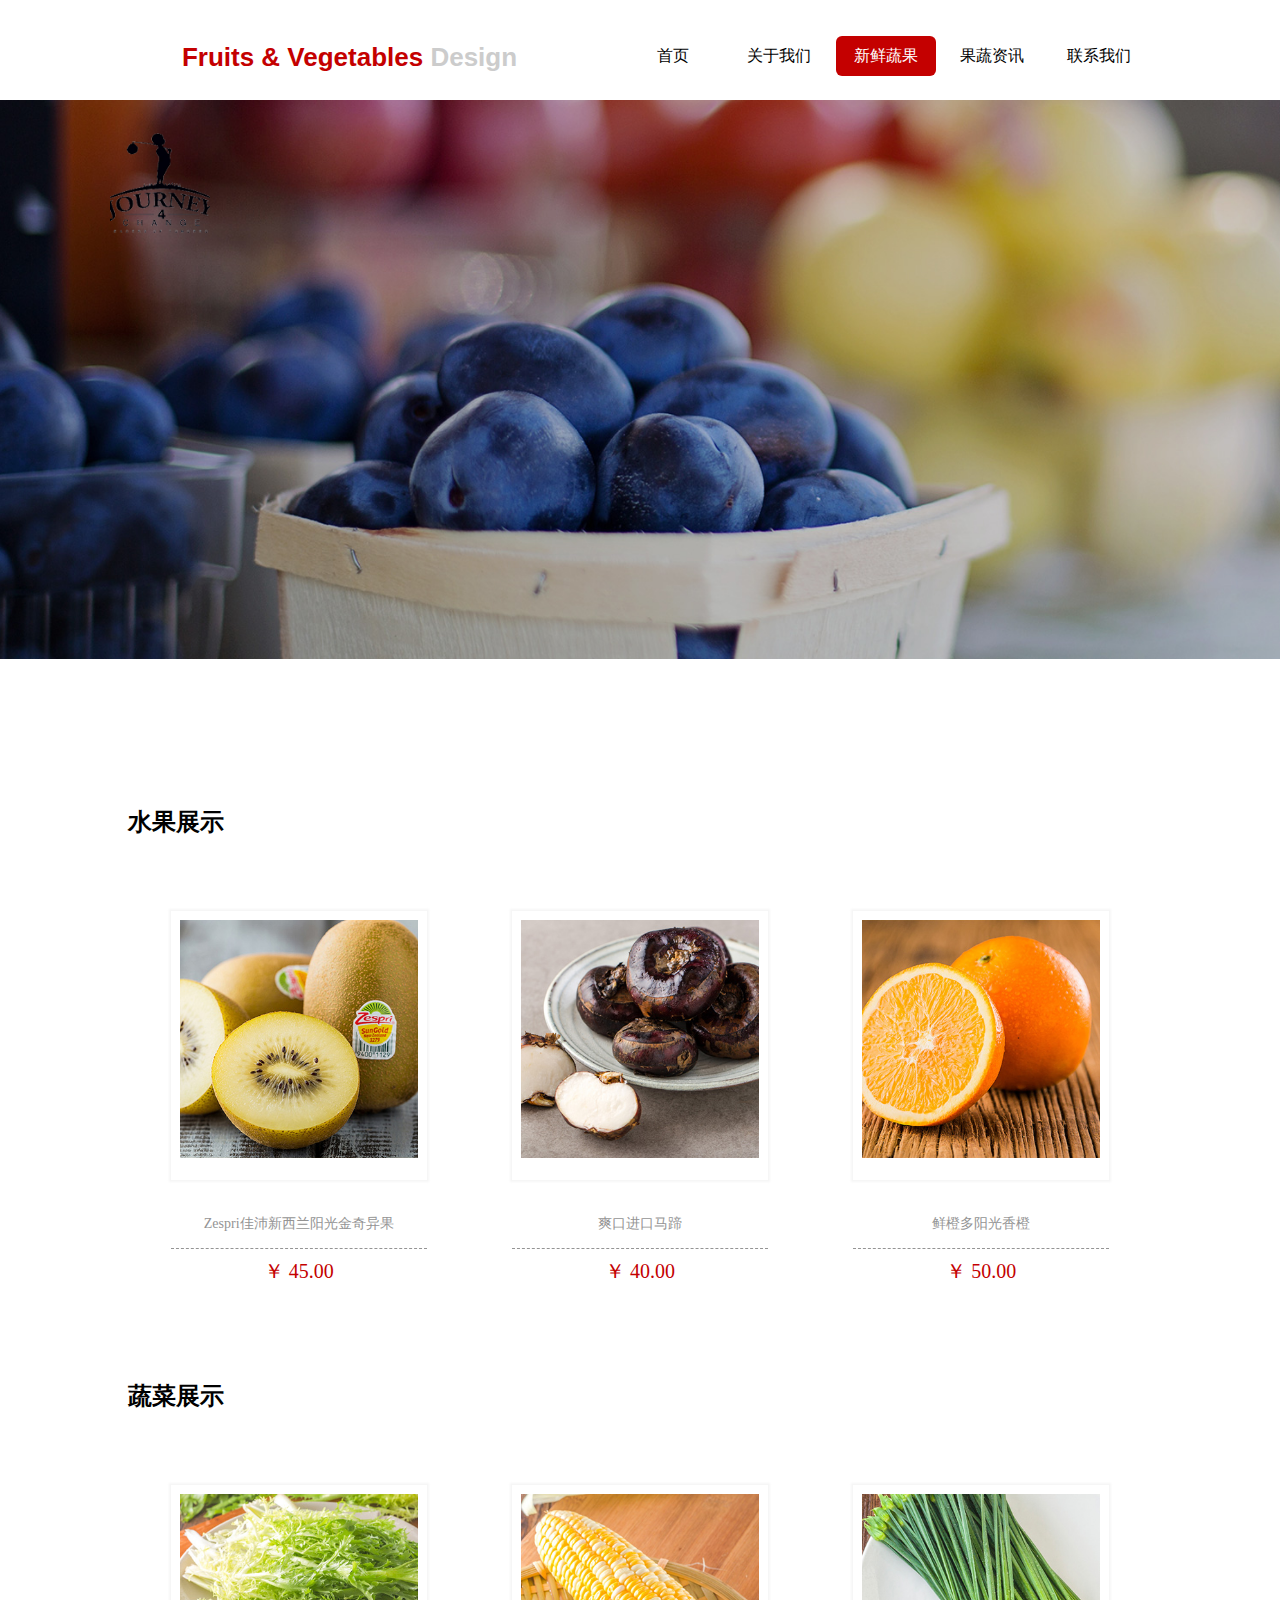
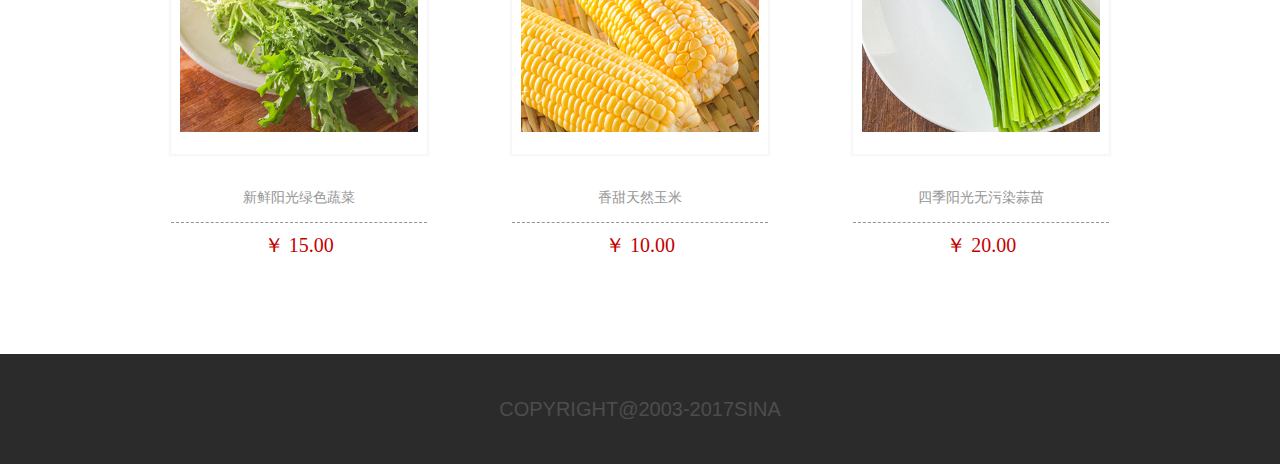
<file: xinxianguoshu.html>
<!DOCTYPE html>
<html>
	<head>
		<meta charset="UTF-8">
		<title>新鲜果蔬</title>
		<link rel="stylesheet" type="text/css" href="css/xinxianguoshu.css"/>
		<link rel="stylesheet" href="iconfont/iconfont.css" />
		<script src="js/hanshu.js"></script>
		<script src="js/animate.js"></script>
		<script src="js/jquery-3.2.1.min.js"></script>
		<script src="js/xinxianguoshu.js"></script>
	</head>
	<body>
		<div class="mask">
        	<div class="mask-box">
        		<img src="img/shucai.jpg" alt="" />
        	</div>
			
			<div class=" iconfont icon-guanbi"></div>
			<div class=" iconfont icon-xiajiantou icon"></div>
			<div class=" iconfont icon-houtui icon"></div>
		</div>
		<div class="mask">
        	<div class="mask-box">
        		<img src="img/shucai.jpg" alt="" />
        	</div>
			
			<div class=" iconfont icon-guanbi"></div>
			<div class=" iconfont icon-xiajiantou icon"></div>
			<div class=" iconfont icon-houtui icon"></div>
		</div>
		<!--导航开始-->
		<nav>
			<section class="nav-box">
				<div>
					Fruits & Vegetables <span>Design</span>
				</div>
				<ul>
					<li><a href="index.html">首页</a></li>
					<li><a href="aboutUs.html">关于我们</a></li>
					<li><a href="#">新鲜蔬果</a></li>
					<li><a href="zixun.html">果蔬资讯</a></li>
					<li><a href="contactUs.html">联系我们</a></li>
				</ul>
			</section>
			
		</nav>
		<!--导航结束-->
		 <!-- 头部开始 -->
        <header>
        	<ul class="head-box">
        		<li><a href=""><img src="img/xinxianguoshu_02.png" alt="" /></a></li>
        	</ul>
        	<div class="brand"></div>              
        </header>
        <!-- 头部结束 -->
       
      
        <!--水果展示开始-->
        <section class="show" >
        	<div class="show-box">
                <div class="good-title">水果展示</div>
                <ul class="show-cont show-cont2">
                	<li>
                		<a href="" class="show-img">
                			<img src="img/qiyiguo.jpg" alt="" />
                		</a>
                		<div class="show-desc">
                			Zespri佳沛新西兰阳光金奇异果
                		</div>
                		<div class="show-xian"></div>
                		<div class="show-price">￥ 45.00</div>
                		<div class="zhezhao">
                			<h3>Zespri佳沛新西兰阳光金奇异果</h3>
                            <p>只为送给热爱生活的你</p>
                		</div>
                	</li>
                	<li>
                		<a href="" class="show-img">
                			<img src="img/mati.jpg" alt="" />
                		</a>
                		<div class="show-desc">
                			爽口进口马蹄
                		</div>
                		<div class="show-xian"></div>
                		<div class="show-price">￥ 40.00</div>
                		<div class="zhezhao">
                			<h3>爽口进口马蹄</h3>
                            <p>只为送给热爱生活的你</p>
                		</div>
                	</li>
                	<li>
                		<a href="" class="show-img">
                			<img src="img/tiancheng.jpg" alt="" />
                		</a>
                		<div class="show-desc">
                			鲜橙多阳光香橙
                		</div>
                		<div class="show-xian"></div>
                		<div class="show-price">￥ 50.00</div>
                		<div class="zhezhao">
                			<h3>鲜橙多阳光香橙</h3>
                            <p>只为送给热爱生活的你</p>
                		</div>
                	</li>
                </ul>
        	</div>
        </section>
        <!--水果展示结束-->
        
          <!--蔬菜展示开始-->
        <section class="show" id="show1">
        	<div class="show-box">
                <div class="good-title">蔬菜展示</div>
                <ul class="show-cont show-cont1">
                	<li>
                		<a href="" class="show-img">
                			<img src="img/shucai.jpg" alt="" />
                		</a>
                		<div class="show-desc">
                			新鲜阳光绿色蔬菜
                		</div>
                		<div class="show-xian"></div>
                		<div class="show-price">￥ 15.00</div>
                		<div class="zhezhao">
                			<h3>新鲜阳光绿色蔬菜</h3>
                            <p>只为送给热爱生活的你</p>
                		</div>
                	</li>
                	<li>
                		<a href="" class="show-img">
                			<img src="img/yumi.jpg" alt="" />
                		</a>
                		<div class="show-desc">
                			香甜天然玉米
                		</div>
                		<div class="show-xian"></div>
                		<div class="show-price">￥ 10.00</div>
                		<div class="zhezhao">
                			<h3>香甜天然玉米</h3>
                            <p>只为送给热爱生活的你</p>
                		</div>
                	</li>
                	<li>
                		<a href="" class="show-img">
                			<img src="img/shuanmiao.jpg" alt="" />
                		</a>
                		<div class="show-desc">
                			四季阳光无污染蒜苗
                		</div>
                		<div class="show-xian"></div>
                		<div class="show-price">￥ 20.00</div>
                		<div class="zhezhao">
                			<h3>四季阳光无污染蒜苗</h3>
                            <p>只为送给热爱生活的你</p>
                		</div>
                	</li>
                </ul>
               
                
        	</div>
        </section>
        <!--蔬菜展示结束-->
        <footer>
        	COPYRIGHT@2003-2017SINA
        </footer>
	</body>
</html>
</file>
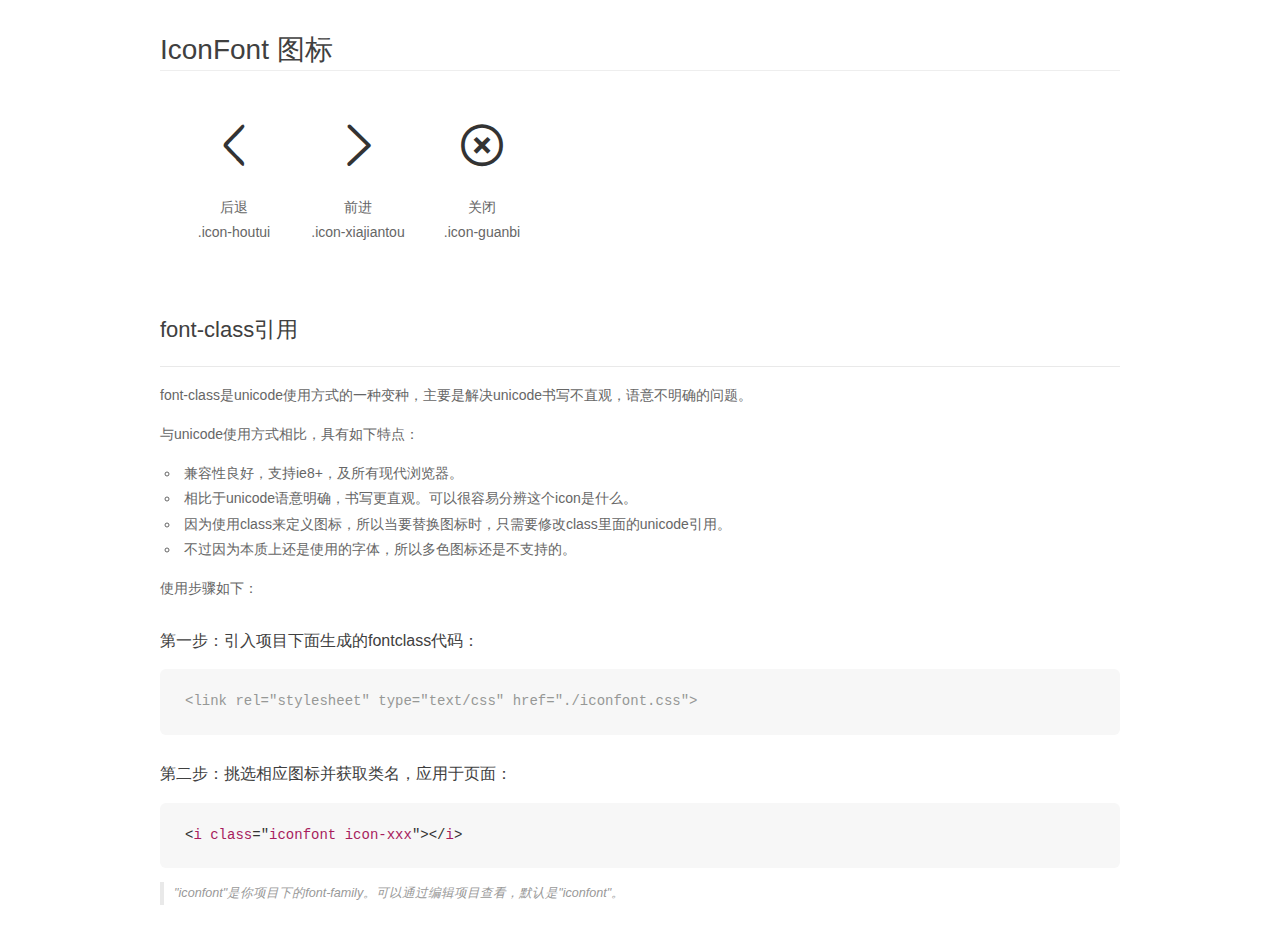
<file: iconfont/demo_fontclass.html>
<!DOCTYPE html>
<html>
<head>
    <meta charset="utf-8"/>
    <title>IconFont</title>
    <link rel="stylesheet" href="demo.css">
    <link rel="stylesheet" href="iconfont.css">
</head>
<body>
    <div class="main markdown">
        <h1>IconFont 图标</h1>
        <ul class="icon_lists clear">
            
                <li>
                <i class="icon iconfont icon-houtui"></i>
                    <div class="name">后退</div>
                    <div class="fontclass">.icon-houtui</div>
                </li>
            
                <li>
                <i class="icon iconfont icon-xiajiantou"></i>
                    <div class="name">前进</div>
                    <div class="fontclass">.icon-xiajiantou</div>
                </li>
            
                <li>
                <i class="icon iconfont icon-guanbi"></i>
                    <div class="name">关闭</div>
                    <div class="fontclass">.icon-guanbi</div>
                </li>
            
        </ul>

        <h2 id="font-class-">font-class引用</h2>
        <hr>

        <p>font-class是unicode使用方式的一种变种，主要是解决unicode书写不直观，语意不明确的问题。</p>
        <p>与unicode使用方式相比，具有如下特点：</p>
        <ul>
        <li>兼容性良好，支持ie8+，及所有现代浏览器。</li>
        <li>相比于unicode语意明确，书写更直观。可以很容易分辨这个icon是什么。</li>
        <li>因为使用class来定义图标，所以当要替换图标时，只需要修改class里面的unicode引用。</li>
        <li>不过因为本质上还是使用的字体，所以多色图标还是不支持的。</li>
        </ul>
        <p>使用步骤如下：</p>
        <h3 id="-fontclass-">第一步：引入项目下面生成的fontclass代码：</h3>


        <pre><code class="lang-js hljs javascript"><span class="hljs-comment">&lt;link rel="stylesheet" type="text/css" href="./iconfont.css"&gt;</span></code></pre>
        <h3 id="-">第二步：挑选相应图标并获取类名，应用于页面：</h3>
        <pre><code class="lang-css hljs">&lt;<span class="hljs-selector-tag">i</span> <span class="hljs-selector-tag">class</span>="<span class="hljs-selector-tag">iconfont</span> <span class="hljs-selector-tag">icon-xxx</span>"&gt;&lt;/<span class="hljs-selector-tag">i</span>&gt;</code></pre>
        <blockquote>
        <p>"iconfont"是你项目下的font-family。可以通过编辑项目查看，默认是"iconfont"。</p>
        </blockquote>
    </div>
</body>
</html>
</file>
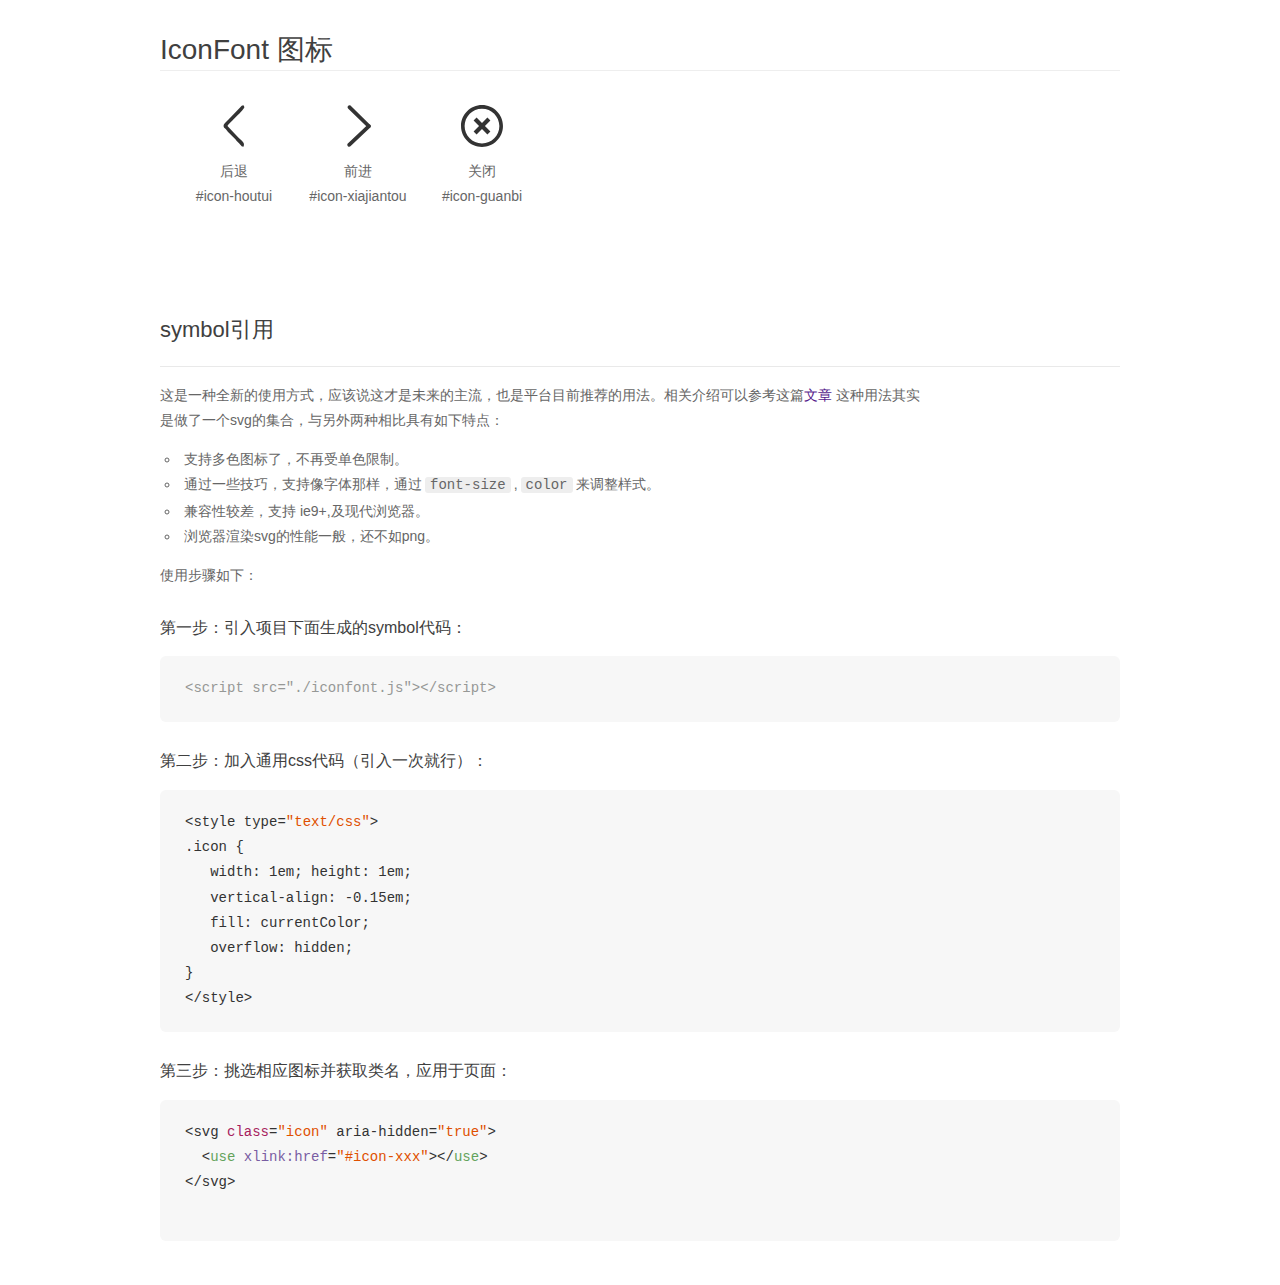
<file: iconfont/demo_symbol.html>
<!DOCTYPE html>
<html>
<head>
    <meta charset="utf-8"/>
    <title>IconFont</title>
    <link rel="stylesheet" href="demo.css">
    <script src="iconfont.js"></script>

    <style type="text/css">
        .icon {
          /* 通过设置 font-size 来改变图标大小 */
          width: 1em; height: 1em;
          /* 图标和文字相邻时，垂直对齐 */
          vertical-align: -0.15em;
          /* 通过设置 color 来改变 SVG 的颜色/fill */
          fill: currentColor;
          /* path 和 stroke 溢出 viewBox 部分在 IE 下会显示
             normalize.css 中也包含这行 */
          overflow: hidden;
        }

    </style>
</head>
<body>
    <div class="main markdown">
        <h1>IconFont 图标</h1>
        <ul class="icon_lists clear">
            
                <li>
                    <svg class="icon" aria-hidden="true">
                        <use xlink:href="#icon-houtui"></use>
                    </svg>
                    <div class="name">后退</div>
                    <div class="fontclass">#icon-houtui</div>
                </li>
            
                <li>
                    <svg class="icon" aria-hidden="true">
                        <use xlink:href="#icon-xiajiantou"></use>
                    </svg>
                    <div class="name">前进</div>
                    <div class="fontclass">#icon-xiajiantou</div>
                </li>
            
                <li>
                    <svg class="icon" aria-hidden="true">
                        <use xlink:href="#icon-guanbi"></use>
                    </svg>
                    <div class="name">关闭</div>
                    <div class="fontclass">#icon-guanbi</div>
                </li>
            
        </ul>


        <h2 id="symbol-">symbol引用</h2>
        <hr>

        <p>这是一种全新的使用方式，应该说这才是未来的主流，也是平台目前推荐的用法。相关介绍可以参考这篇<a href="">文章</a>
        这种用法其实是做了一个svg的集合，与另外两种相比具有如下特点：</p>
        <ul>
          <li>支持多色图标了，不再受单色限制。</li>
          <li>通过一些技巧，支持像字体那样，通过<code>font-size</code>,<code>color</code>来调整样式。</li>
          <li>兼容性较差，支持 ie9+,及现代浏览器。</li>
          <li>浏览器渲染svg的性能一般，还不如png。</li>
        </ul>
        <p>使用步骤如下：</p>
        <h3 id="-symbol-">第一步：引入项目下面生成的symbol代码：</h3>
        <pre><code class="lang-js hljs javascript"><span class="hljs-comment">&lt;script src="./iconfont.js"&gt;&lt;/script&gt;</span></code></pre>
        <h3 id="-css-">第二步：加入通用css代码（引入一次就行）：</h3>
        <pre><code class="lang-js hljs javascript">&lt;style type=<span class="hljs-string">"text/css"</span>&gt;
.icon {
   width: <span class="hljs-number">1</span>em; height: <span class="hljs-number">1</span>em;
   vertical-align: <span class="hljs-number">-0.15</span>em;
   fill: currentColor;
   overflow: hidden;
}
&lt;<span class="hljs-regexp">/style&gt;</span></code></pre>
        <h3 id="-">第三步：挑选相应图标并获取类名，应用于页面：</h3>
        <pre><code class="lang-js hljs javascript">&lt;svg <span class="hljs-class"><span class="hljs-keyword">class</span></span>=<span class="hljs-string">"icon"</span> aria-hidden=<span class="hljs-string">"true"</span>&gt;<span class="xml"><span class="hljs-tag">
  &lt;<span class="hljs-name">use</span> <span class="hljs-attr">xlink:href</span>=<span class="hljs-string">"#icon-xxx"</span>&gt;</span><span class="hljs-tag">&lt;/<span class="hljs-name">use</span>&gt;</span>
</span>&lt;<span class="hljs-regexp">/svg&gt;
        </span></code></pre>
    </div>
</body>
</html>
</file>
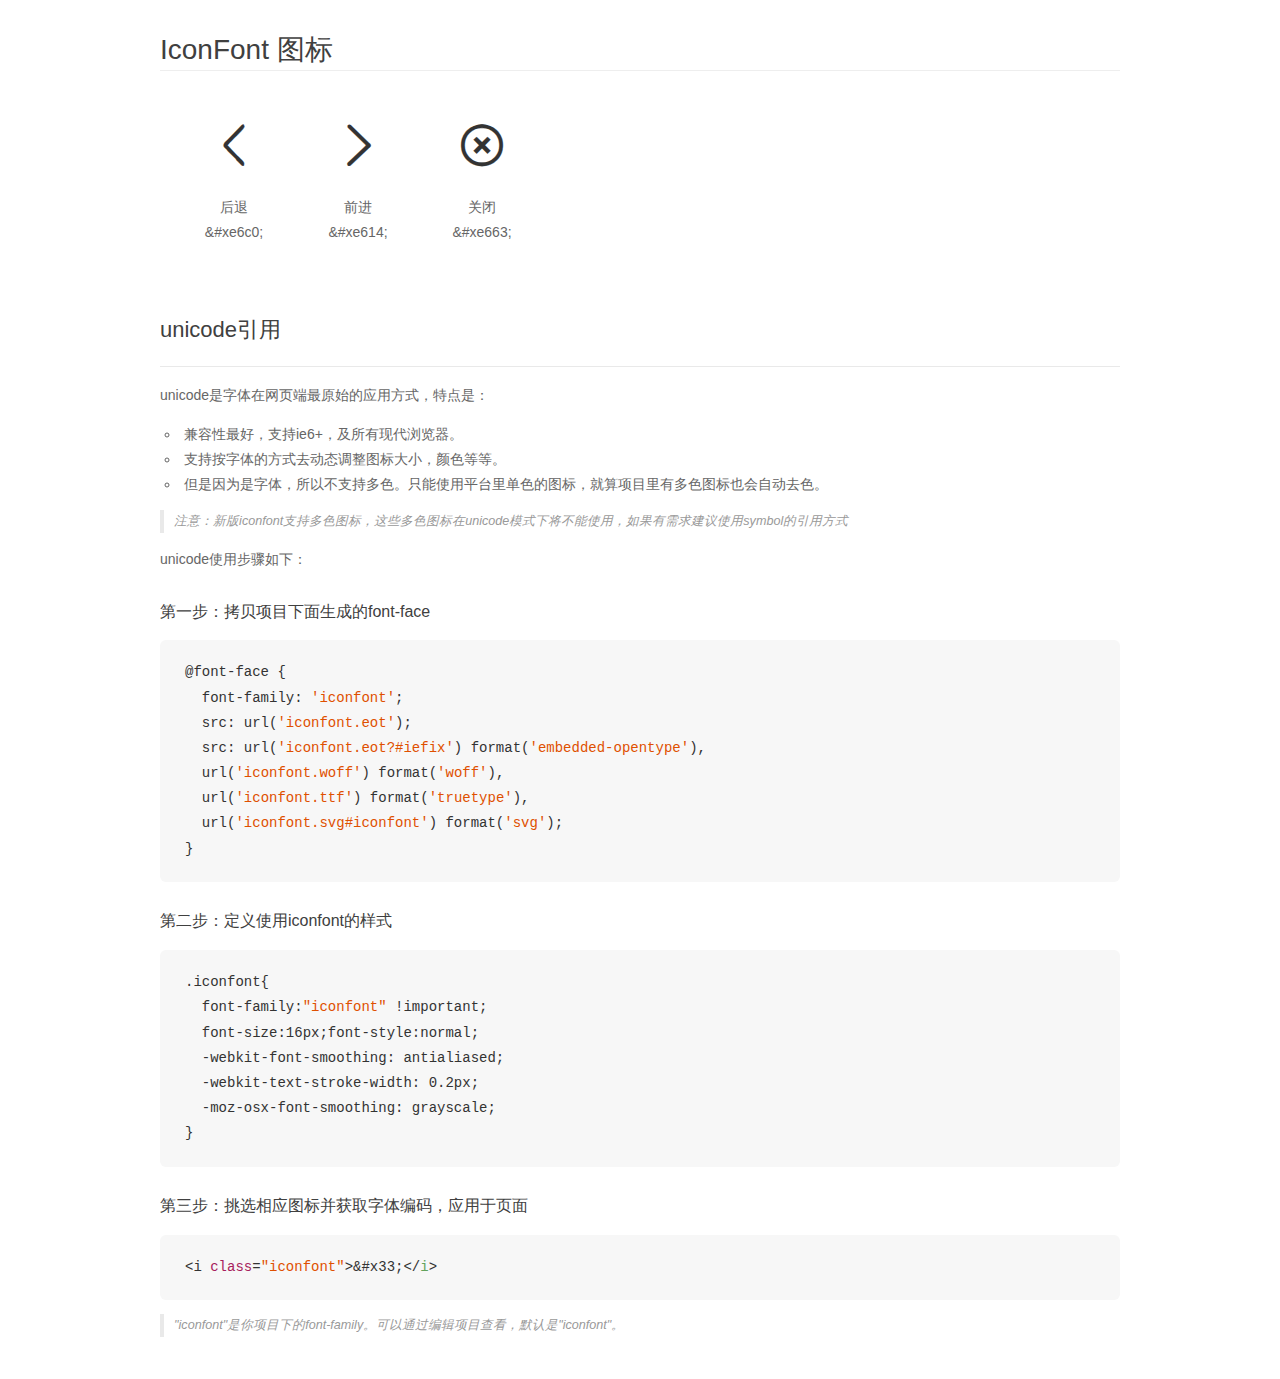
<file: iconfont/demo_unicode.html>
<!DOCTYPE html>
<html>
<head>
    <meta charset="utf-8"/>
    <title>IconFont</title>
    <link rel="stylesheet" href="demo.css">

    <style type="text/css">

        @font-face {font-family: "iconfont";
          src: url('iconfont.eot'); /* IE9*/
          src: url('iconfont.eot#iefix') format('embedded-opentype'), /* IE6-IE8 */
          url('iconfont.woff') format('woff'), /* chrome, firefox */
          url('iconfont.ttf') format('truetype'), /* chrome, firefox, opera, Safari, Android, iOS 4.2+*/
          url('iconfont.svg#iconfont') format('svg'); /* iOS 4.1- */
        }

        .iconfont {
          font-family:"iconfont" !important;
          font-size:16px;
          font-style:normal;
          -webkit-font-smoothing: antialiased;
          -webkit-text-stroke-width: 0.2px;
          -moz-osx-font-smoothing: grayscale;
        }

    </style>
</head>
<body>
    <div class="main markdown">
        <h1>IconFont 图标</h1>
        <ul class="icon_lists clear">
            
                <li>
                <i class="icon iconfont">&#xe6c0;</i>
                    <div class="name">后退</div>
                    <div class="code">&amp;#xe6c0;</div>
                </li>
            
                <li>
                <i class="icon iconfont">&#xe614;</i>
                    <div class="name">前进</div>
                    <div class="code">&amp;#xe614;</div>
                </li>
            
                <li>
                <i class="icon iconfont">&#xe663;</i>
                    <div class="name">关闭</div>
                    <div class="code">&amp;#xe663;</div>
                </li>
            
        </ul>
        <h2 id="unicode-">unicode引用</h2>
        <hr>

        <p>unicode是字体在网页端最原始的应用方式，特点是：</p>
        <ul>
        <li>兼容性最好，支持ie6+，及所有现代浏览器。</li>
        <li>支持按字体的方式去动态调整图标大小，颜色等等。</li>
        <li>但是因为是字体，所以不支持多色。只能使用平台里单色的图标，就算项目里有多色图标也会自动去色。</li>
        </ul>
        <blockquote>
        <p>注意：新版iconfont支持多色图标，这些多色图标在unicode模式下将不能使用，如果有需求建议使用symbol的引用方式</p>
        </blockquote>
        <p>unicode使用步骤如下：</p>
        <h3 id="-font-face">第一步：拷贝项目下面生成的font-face</h3>
        <pre><code class="lang-js hljs javascript">@font-face {
  font-family: <span class="hljs-string">'iconfont'</span>;
  src: url(<span class="hljs-string">'iconfont.eot'</span>);
  src: url(<span class="hljs-string">'iconfont.eot?#iefix'</span>) format(<span class="hljs-string">'embedded-opentype'</span>),
  url(<span class="hljs-string">'iconfont.woff'</span>) format(<span class="hljs-string">'woff'</span>),
  url(<span class="hljs-string">'iconfont.ttf'</span>) format(<span class="hljs-string">'truetype'</span>),
  url(<span class="hljs-string">'iconfont.svg#iconfont'</span>) format(<span class="hljs-string">'svg'</span>);
}
</code></pre>
        <h3 id="-iconfont-">第二步：定义使用iconfont的样式</h3>
        <pre><code class="lang-js hljs javascript">.iconfont{
  font-family:<span class="hljs-string">"iconfont"</span> !important;
  font-size:<span class="hljs-number">16</span>px;font-style:normal;
  -webkit-font-smoothing: antialiased;
  -webkit-text-stroke-width: <span class="hljs-number">0.2</span>px;
  -moz-osx-font-smoothing: grayscale;
}
</code></pre>
        <h3 id="-">第三步：挑选相应图标并获取字体编码，应用于页面</h3>
        <pre><code class="lang-js hljs javascript">&lt;i <span class="hljs-class"><span class="hljs-keyword">class</span></span>=<span class="hljs-string">"iconfont"</span>&gt;&amp;#x33;<span class="xml"><span class="hljs-tag">&lt;/<span class="hljs-name">i</span>&gt;</span></span></code></pre>

        <blockquote>
        <p>"iconfont"是你项目下的font-family。可以通过编辑项目查看，默认是"iconfont"。</p>
        </blockquote>
    </div>


</body>
</html>
</file>
<file: css/xinxianguoshu.css>
*{
	margin: 0;
	padding: 0;
	text-decoration: none;
	list-style: none;
}
/*导航开始*/
nav{
	width: 100%;
	height: 100px;
	background:#fff;
}
.nav-box{
	width: 80%;
	height: 100%;
	margin-left:10%;
}
.nav-box>div{
	width:38%;
	height: 100%;
	/*background: pink;*/
	float: left;
	font-size:26px ;
	font-family: sans-serif;
	line-height: 42px;
	padding-top: 36px;
	box-sizing: border-box;
	text-align:right;
	color: #c40000;
	font-weight: bold;
}
.nav-box>div>span{
	color: #ccc;
}
.nav-box>ul{
	width: 52%;
	height: 100%;
	/*background: green;*/
	float: right;
	display: flex;
	justify-content:space-around;
	padding-top: 36px;
	box-sizing: border-box;
}
.nav-box>ul>li{
	width: 100px;
	height: 40px;
	border-radius: 6px;
	font-size: 16px;
	font-family: "微软雅黑";
    text-align: center;
    line-height: 40px;
}
.nav-box>ul>li:nth-child(3){
	background: #c40000;
}
.nav-box>ul>li:nth-child(3)>a{
	color: #fff;
}
.nav-box>ul>li:hover{
	background: #c40000;	
}
.nav-box>ul>li>a{
	display: block;
	width: 100%;
	color: #000;
}
.nav-box>ul>li>a:hover{
	color: #fff;
}
/*导航结束*/
/* 头部开始 */
header{
	width:100%;
	height: auto;
	position: relative;
	overflow:hidden;
}
.brand{
	width: 100px;
	height: 100px;
	background: url(../img/brand.png) no-repeat center/cover;
	position: absolute;
	top: 33px;
	left: 110px;
}
.head-box{
	width:100%;
	height:570px;
	overflow:hidden;
}
.head-box>li{
	width: 100%;
	height: 100%;
	position: absolute;
	top: 0;
	left: 100%;
}
.head-box>li:first-child{
	left:0;
}
.head-box>li>a{
	display: block;
	width: 100%;
	height: 100%;
	overflow: hidden;
}
.head-box>li>a>img{
	width: 112%;
}


/* 头部结束 */
/*蔬菜展示开始*/
.show{
	width: 100%;
	height: 710px;
	background: #fff;
}

.show-box{
	width: 80%;
	height: 100%;
	margin:0 auto;
	/*background: yellow;*/
	padding-top: 136px;
	box-sizing: border-box;
}
#show1{
	height: 574px;
}
#show1>.show-box{
	padding-top: 0;
}
.show-cont{
	width: 100%;
	height:435px ;
	/*background: pink;*/
	display: flex;
	justify-content: space-around;
	margin-top: 73px;
}
.show-cont>li{
	width: 25%;
	height: 87%;
	/*background: blue;*/
	position: relative;
	
}
.show-img{
	display: block;
	width: 100%;
	height: 269px;
	overflow: hidden;
	background: #fff;
	padding: 9px;
	box-sizing: border-box;
	box-shadow:0 0 2px 2px rgba(206,206,206,.2);
}
.show-img>img{
	width: 100%;
	transition: all 0.35s;
}
.show-desc{
	width: 100%;
	text-align: center;
	line-height: 48px;
	color:#949494;
	font-size:14px ;
	margin-top: 20px;
	cursor: pointer;
}
.show-price{
	width: 100%;
	text-align: center;
	line-height: 44px;
	color:#c40000;
	font-size:20px ;
}
.show-xian{
	width: 100%;
	height: 0;
	border-bottom:1px dashed #949494;
}
.good-title{
	width:100% ;
	font-size: 24px;
	font-family: "微软雅黑";
	font-weight: bold;
	color: #000;
}
.zhezhao{
	width: 100%;
	height: 269px;
	position: absolute;
	top: 0;
	left: 0;
	background: rgba(0, 0, 0, 0.6);
    visibility: hidden;
    opacity: 0;
    transition: all 0.35s ease-in-out;	
    cursor: pointer;
}
.zhezhao h3 {
    text-transform: uppercase;
    color: #fff;
    text-align: center;
    font-size: 17px;
    padding: 10px;
    background: #111111;
    margin: 50px 0 0 0;
    transition: all 0.35s ease-in-out;
}

.zhezhao p {
    font-style: italic;
    font-size: 12px;
    color: #bbb;
    padding: 20px 20px 20px;
    text-align: center;
    transition: all 0.35s 0.1s linear;
}

.show-cont>li:hover .show-img>img {
    transform: scale(1.2);
}

.show-cont>li:hover .zhezhao{
    visibility: visible;
    opacity: 1;
}

.zhezhao h3 {
    transform: translateY(-100%);
}

.zhezhao p {
    transform: translateY(100%);
}

.show-cont>li:hover .zhezhao>h3,
.show-cont>li:hover .zhezhao>p {
    transform: translateY(0);
}



.mask{
	width: 100%;
	height: 100%;
	background: #000;
	position: fixed;
	z-index: 99999;
	top: 0;
	left: 0;
	box-shadow: 0 0 0 1000px rgba(0,0,0,1);
	transform: scale(0,0);
	transition: all .5s;
}
.mask-box{
	width:370px;
	height: 370px;
	position: absolute;
	left: 0;
	right: 0;
	top: 0;
	bottom: 0;
	margin: auto;
}
.mask-box>img{
	width: 100%;
	height: 100%;
}

.active{
	transform: scale(1,1);
	display: block;
}
.icon-guanbi{
	position: absolute;
	top: 130px;
	right: 473px;
	color: #fff;
	font-size: 30px;
	font-family: "iconfont";
}
.icon{
	color: #fff;
	font-size: 60px;
	font-family: "iconfont";
	position: absolute;
	top: 50%;
	margin-top: -30px;
	
}
.icon-xiajiantou{
	right: 300px;
}
.icon-houtui{
	left: 300px;
}
/*蔬菜展示结束*/
/*底部*/
footer{
	width: 100%;
	height: 110px;
	background: #2b2b2b;
	font-size: 20px;
	font-family: sans-serif;
	line-height: 110px;
	color: #4d4d4d;
	text-align: center;
}
</file>
<file: iconfont/iconfont.css>
@font-face {font-family: "iconfont";
  src: url('iconfont.eot?t=1508151329154'); /* IE9*/
  src: url('iconfont.eot?t=1508151329154#iefix') format('embedded-opentype'), /* IE6-IE8 */
  url('[data-uri]') format('woff'),
  url('iconfont.ttf?t=1508151329154') format('truetype'), /* chrome, firefox, opera, Safari, Android, iOS 4.2+*/
  url('iconfont.svg?t=1508151329154#iconfont') format('svg'); /* iOS 4.1- */
}

.iconfont {
  font-family:"iconfont" !important;
  font-style:normal;
  -webkit-font-smoothing: antialiased;
  -moz-osx-font-smoothing: grayscale;
}

.icon-houtui:before { content: "\e6c0"; }

.icon-xiajiantou:before { content: "\e614"; }

.icon-guanbi:before { content: "\e663"; }
</file>
<file: iconfont/demo.css>
*{margin: 0;padding: 0;list-style: none;}
/*
KISSY CSS Reset
理念：1. reset 的目的不是清除浏览器的默认样式，这仅是部分工作。清除和重置是紧密不可分的。
2. reset 的目的不是让默认样式在所有浏览器下一致，而是减少默认样式有可能带来的问题。
3. reset 期望提供一套普适通用的基础样式。但没有银弹，推荐根据具体需求，裁剪和修改后再使用。
特色：1. 适应中文；2. 基于最新主流浏览器。
维护：玉伯<lifesinger@gmail.com>, 正淳<ragecarrier@gmail.com>
 */

/** 清除内外边距 **/
body, h1, h2, h3, h4, h5, h6, hr, p, blockquote, /* structural elements 结构元素 */
dl, dt, dd, ul, ol, li, /* list elements 列表元素 */
pre, /* text formatting elements 文本格式元素 */
form, fieldset, legend, button, input, textarea, /* form elements 表单元素 */
th, td /* table elements 表格元素 */ {
  margin: 0;
  padding: 0;
}

/** 设置默认字体 **/
body,
button, input, select, textarea /* for ie */ {
  font: 12px/1.5 tahoma, arial, \5b8b\4f53, sans-serif;
}
h1, h2, h3, h4, h5, h6 { font-size: 100%; }
address, cite, dfn, em, var { font-style: normal; } /* 将斜体扶正 */
code, kbd, pre, samp { font-family: courier new, courier, monospace; } /* 统一等宽字体 */
small { font-size: 12px; } /* 小于 12px 的中文很难阅读，让 small 正常化 */

/** 重置列表元素 **/
ul, ol { list-style: none; }

/** 重置文本格式元素 **/
a { text-decoration: none; }
a:hover { text-decoration: underline; }


/** 重置表单元素 **/
legend { color: #000; } /* for ie6 */
fieldset, img { border: 0; } /* img 搭车：让链接里的 img 无边框 */
button, input, select, textarea { font-size: 100%; } /* 使得表单元素在 ie 下能继承字体大小 */
/* 注：optgroup 无法扶正 */

/** 重置表格元素 **/
table { border-collapse: collapse; border-spacing: 0; }

/* 清除浮动 */
.ks-clear:after, .clear:after {
  content: '\20';
  display: block;
  height: 0;
  clear: both;
}
.ks-clear, .clear {
  *zoom: 1;
}

.main {
  padding: 30px 100px;
width: 960px;
margin: 0 auto;
}
.main h1{font-size:36px; color:#333; text-align:left;margin-bottom:30px; border-bottom: 1px solid #eee;}

.helps{margin-top:40px;}
.helps pre{
  padding:20px;
  margin:10px 0;
  border:solid 1px #e7e1cd;
  background-color: #fffdef;
  overflow: auto;
}

.icon_lists{
  width: 100% !important;

}

.icon_lists li{
  float:left;
  width: 100px;
  height:180px;
  text-align: center;
  list-style: none !important;
}
.icon_lists .icon{
  font-size: 42px;
  line-height: 100px;
  margin: 10px 0;
  color:#333;
  -webkit-transition: font-size 0.25s ease-out 0s;
  -moz-transition: font-size 0.25s ease-out 0s;
  transition: font-size 0.25s ease-out 0s;

}
.icon_lists .icon:hover{
  font-size: 100px;
}



.markdown {
  color: #666;
  font-size: 14px;
  line-height: 1.8;
}

.highlight {
  line-height: 1.5;
}

.markdown img {
  vertical-align: middle;
  max-width: 100%;
}

.markdown h1 {
  color: #404040;
  font-weight: 500;
  line-height: 40px;
  margin-bottom: 24px;
}

.markdown h2,
.markdown h3,
.markdown h4,
.markdown h5,
.markdown h6 {
  color: #404040;
  margin: 1.6em 0 0.6em 0;
  font-weight: 500;
  clear: both;
}

.markdown h1 {
  font-size: 28px;
}

.markdown h2 {
  font-size: 22px;
}

.markdown h3 {
  font-size: 16px;
}

.markdown h4 {
  font-size: 14px;
}

.markdown h5 {
  font-size: 12px;
}

.markdown h6 {
  font-size: 12px;
}

.markdown hr {
  height: 1px;
  border: 0;
  background: #e9e9e9;
  margin: 16px 0;
  clear: both;
}

.markdown p,
.markdown pre {
  margin: 1em 0;
}

.markdown > p,
.markdown > blockquote,
.markdown > .highlight,
.markdown > ol,
.markdown > ul {
  width: 80%;
}

.markdown ul > li {
  list-style: circle;
}

.markdown > ul li,
.markdown blockquote ul > li {
  margin-left: 20px;
  padding-left: 4px;
}

.markdown > ul li p,
.markdown > ol li p {
  margin: 0.6em 0;
}

.markdown ol > li {
  list-style: decimal;
}

.markdown > ol li,
.markdown blockquote ol > li {
  margin-left: 20px;
  padding-left: 4px;
}

.markdown code {
  margin: 0 3px;
  padding: 0 5px;
  background: #eee;
  border-radius: 3px;
}

.markdown pre {
  border-radius: 6px;
  background: #f7f7f7;
  padding: 20px;
}

.markdown pre code {
  border: none;
  background: #f7f7f7;
  margin: 0;
}

.markdown strong,
.markdown b {
  font-weight: 600;
}

.markdown > table {
  border-collapse: collapse;
  border-spacing: 0px;
  empty-cells: show;
  border: 1px solid #e9e9e9;
  width: 95%;
  margin-bottom: 24px;
}

.markdown > table th {
  white-space: nowrap;
  color: #333;
  font-weight: 600;

}

.markdown > table th,
.markdown > table td {
  border: 1px solid #e9e9e9;
  padding: 8px 16px;
  text-align: left;
}

.markdown > table th {
  background: #F7F7F7;
}

.markdown blockquote {
  font-size: 90%;
  color: #999;
  border-left: 4px solid #e9e9e9;
  padding-left: 0.8em;
  margin: 1em 0;
  font-style: italic;
}

.markdown blockquote p {
  margin: 0;
}

.markdown .anchor {
  opacity: 0;
  transition: opacity 0.3s ease;
  margin-left: 8px;
}

.markdown .waiting {
  color: #ccc;
}

.markdown h1:hover .anchor,
.markdown h2:hover .anchor,
.markdown h3:hover .anchor,
.markdown h4:hover .anchor,
.markdown h5:hover .anchor,
.markdown h6:hover .anchor {
  opacity: 1;
  display: inline-block;
}

.markdown > br,
.markdown > p > br {
  clear: both;
}


.hljs {
  display: block;
  background: white;
  padding: 0.5em;
  color: #333333;
  overflow-x: auto;
}

.hljs-comment,
.hljs-meta {
  color: #969896;
}

.hljs-string,
.hljs-variable,
.hljs-template-variable,
.hljs-strong,
.hljs-emphasis,
.hljs-quote {
  color: #df5000;
}

.hljs-keyword,
.hljs-selector-tag,
.hljs-type {
  color: #a71d5d;
}

.hljs-literal,
.hljs-symbol,
.hljs-bullet,
.hljs-attribute {
  color: #0086b3;
}

.hljs-section,
.hljs-name {
  color: #63a35c;
}

.hljs-tag {
  color: #333333;
}

.hljs-title,
.hljs-attr,
.hljs-selector-id,
.hljs-selector-class,
.hljs-selector-attr,
.hljs-selector-pseudo {
  color: #795da3;
}

.hljs-addition {
  color: #55a532;
  background-color: #eaffea;
}

.hljs-deletion {
  color: #bd2c00;
  background-color: #ffecec;
}

.hljs-link {
  text-decoration: underline;
}

pre{
  background: #fff;
}
</file>
